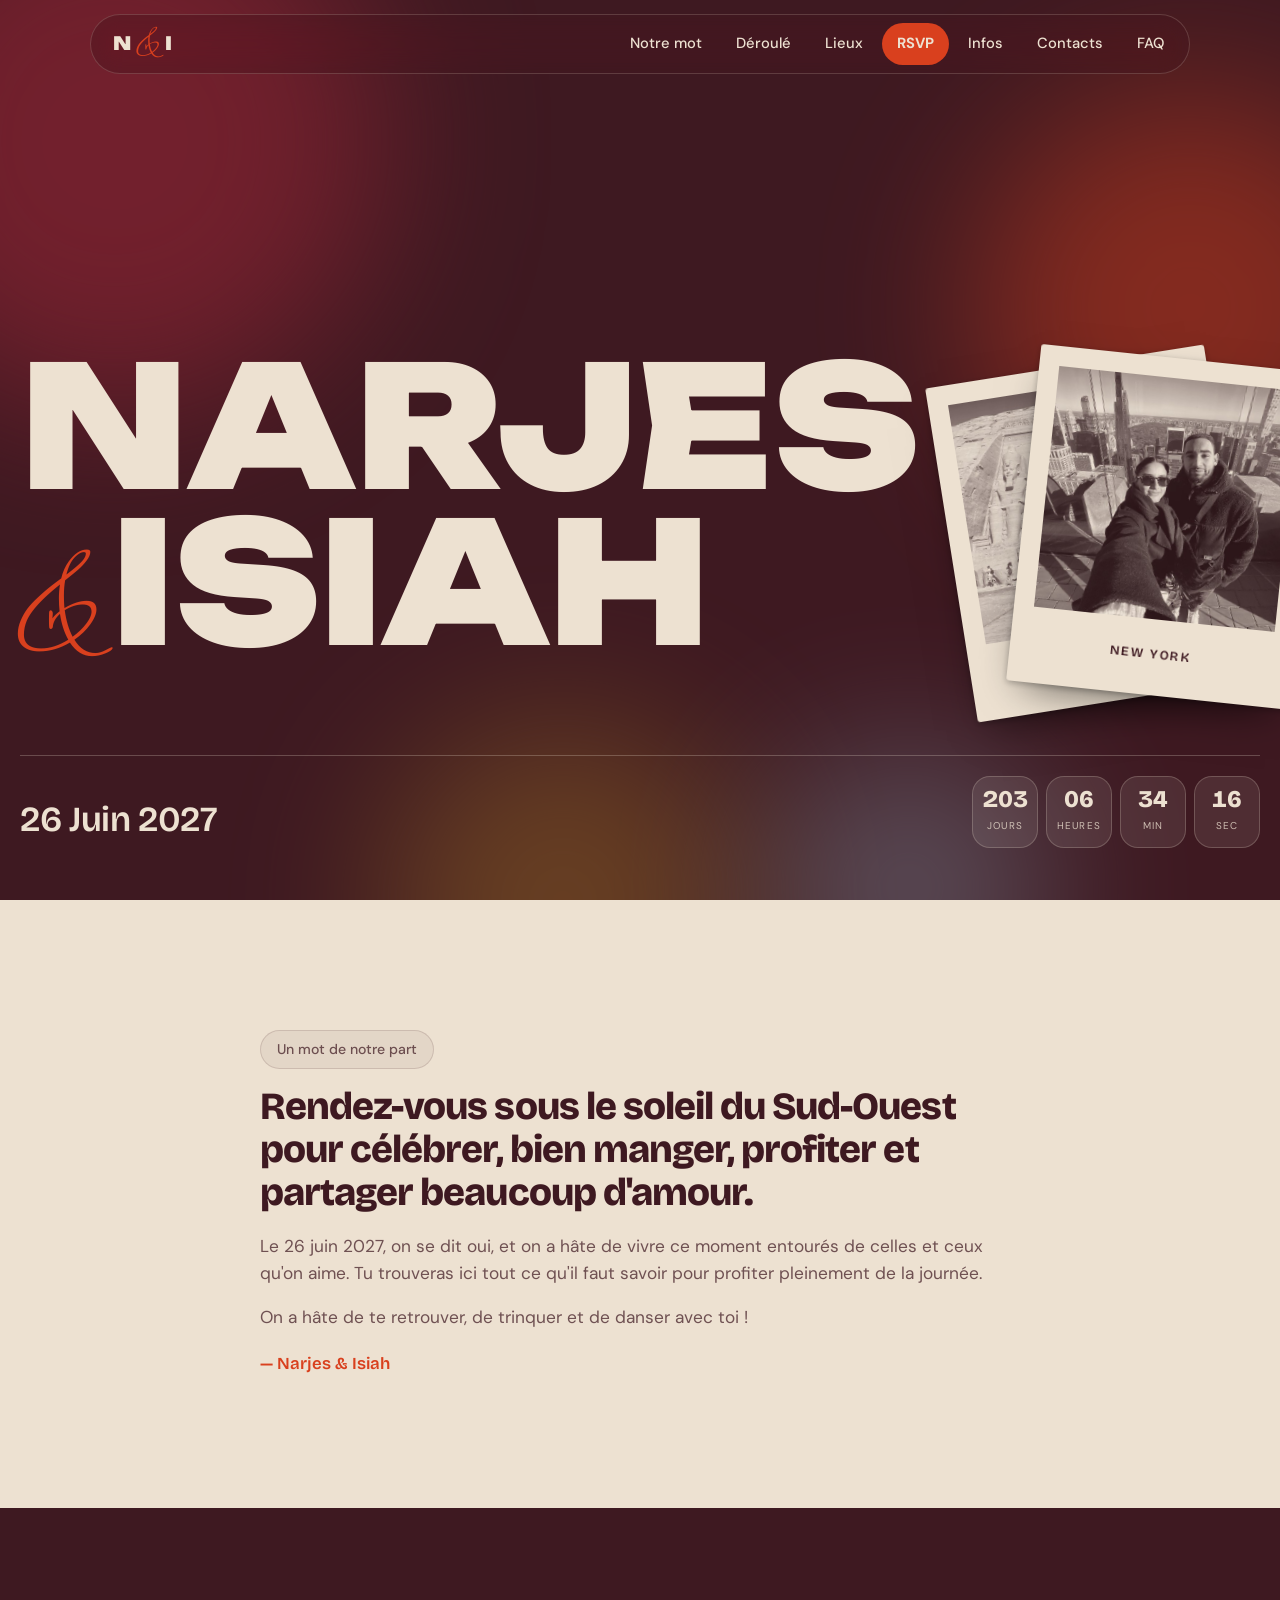
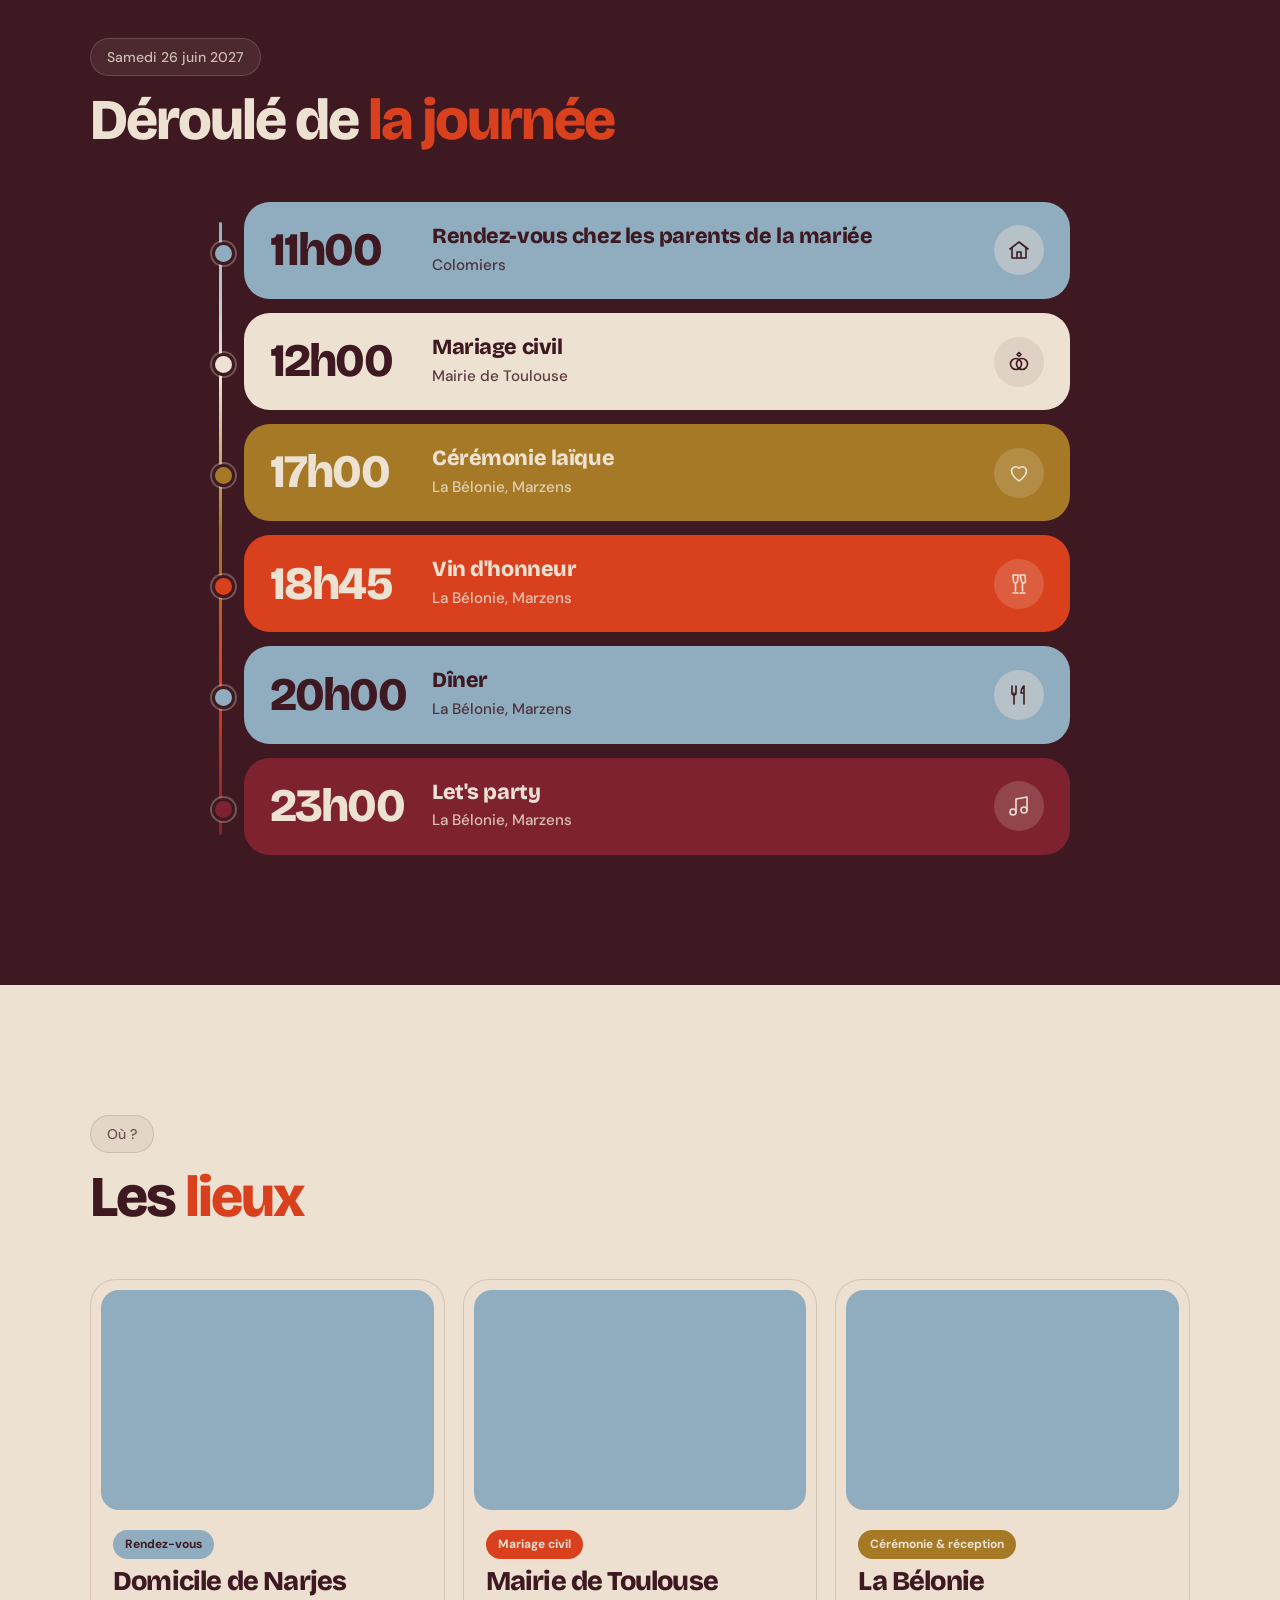
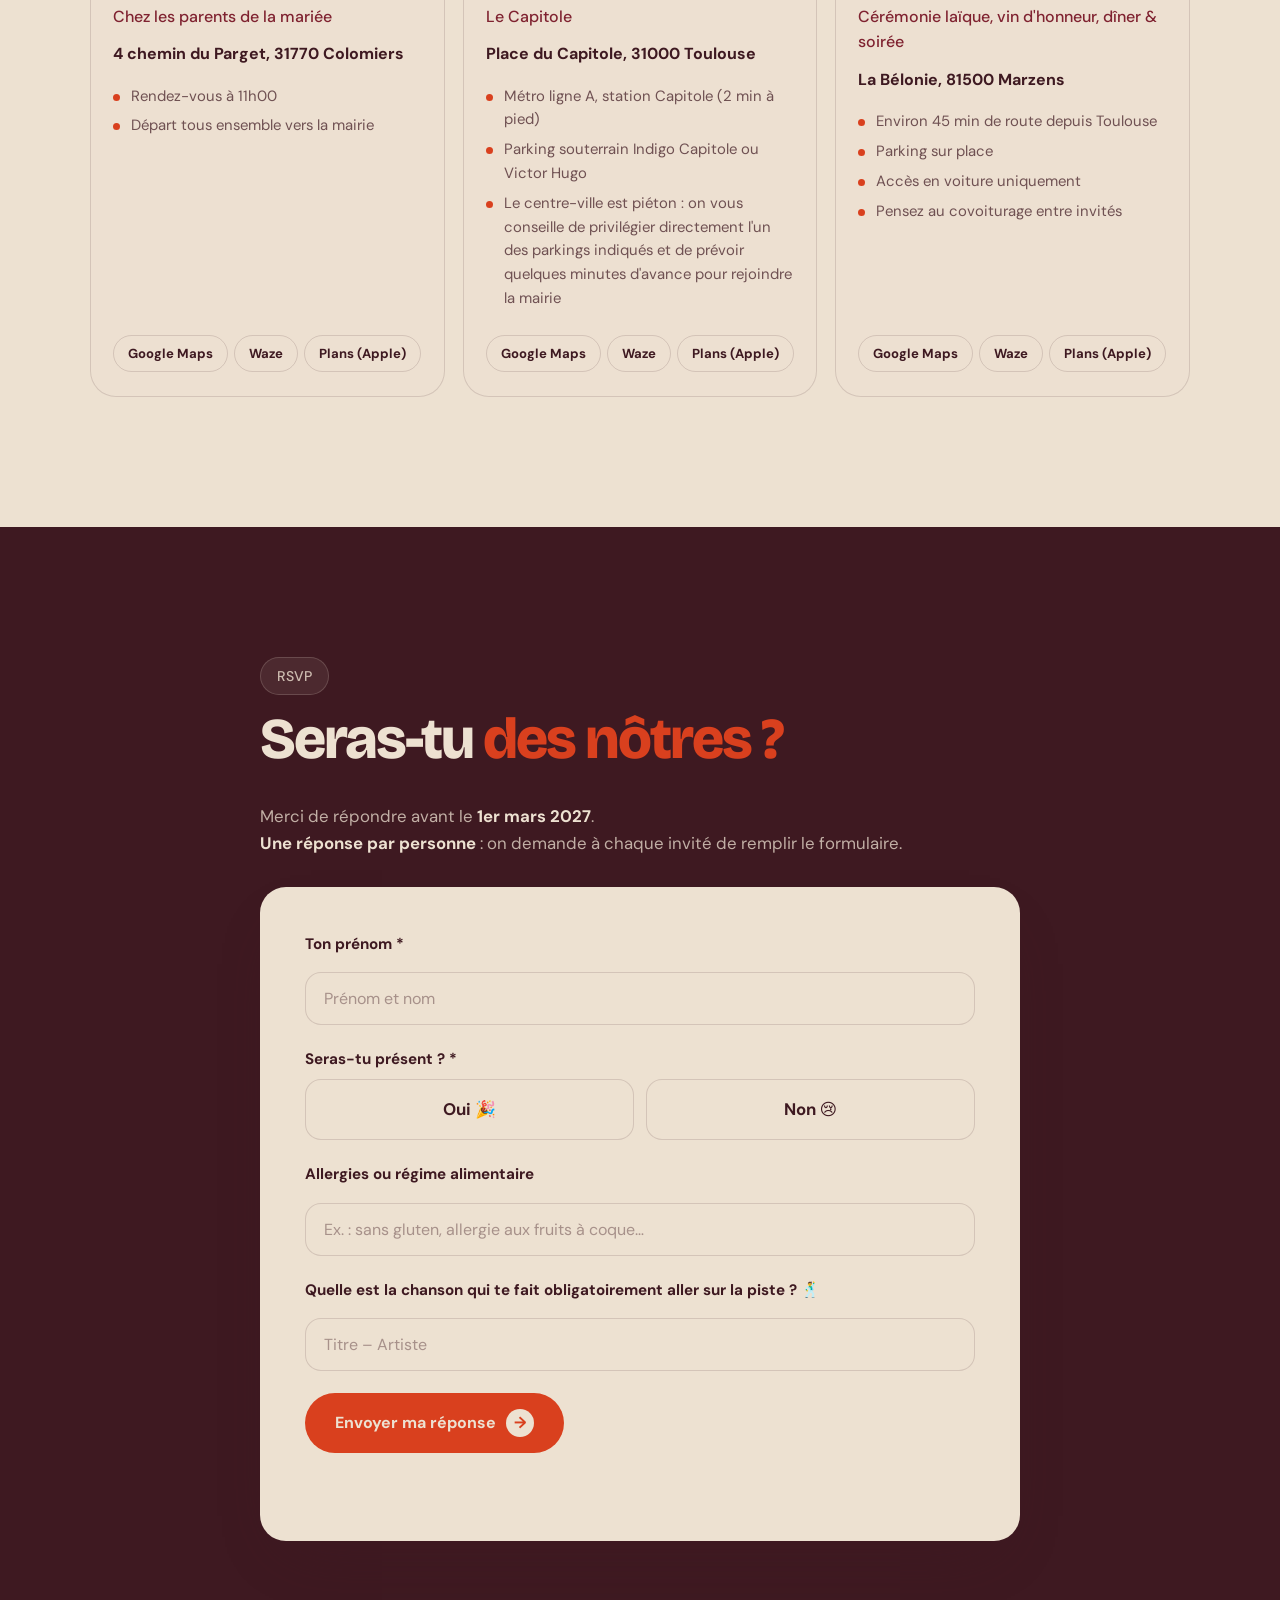
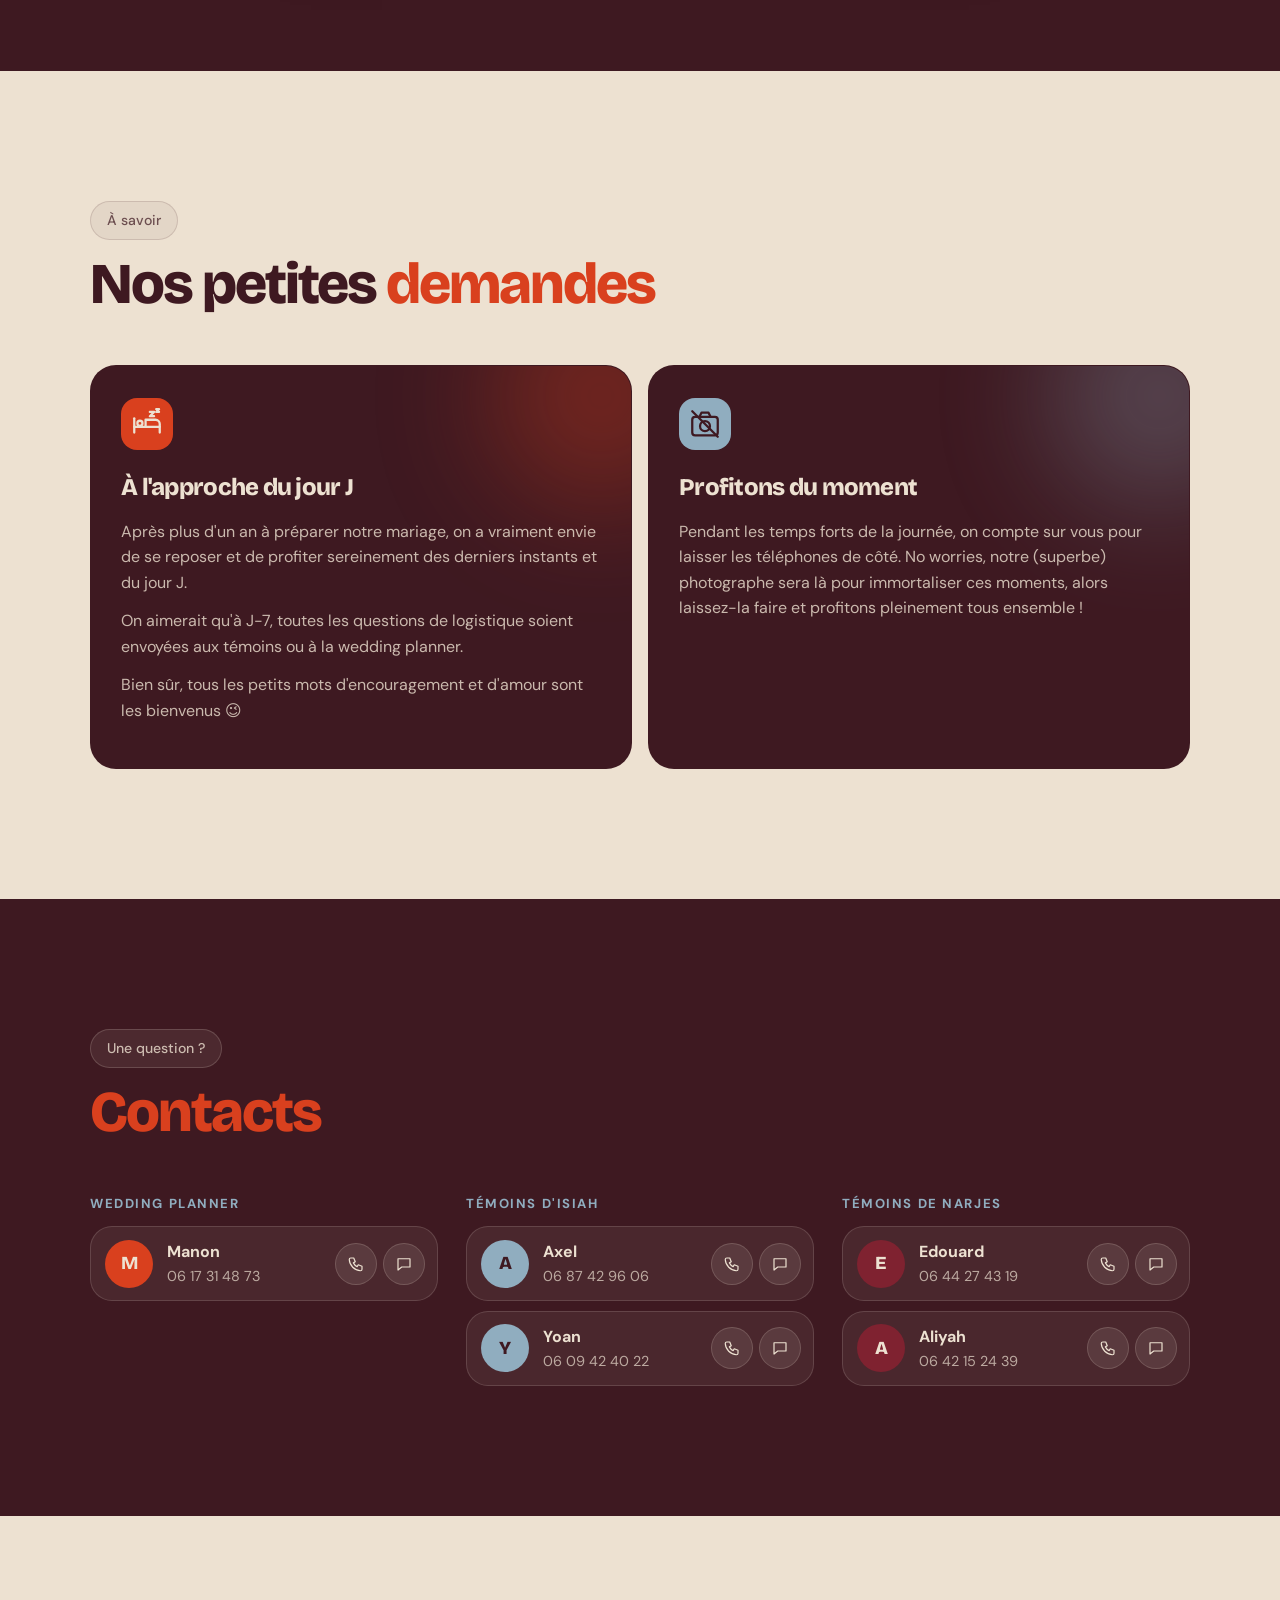
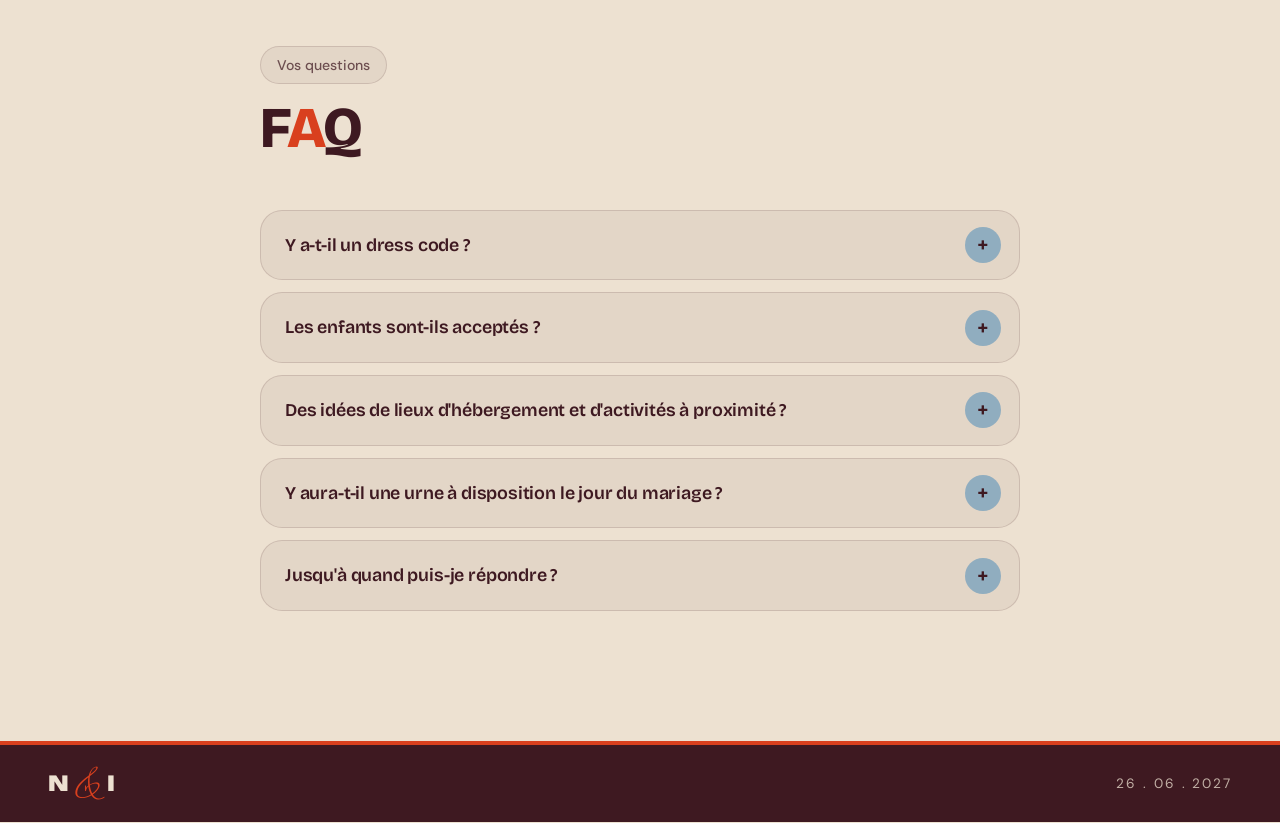
<file: index.html>
<!doctype html>
<html lang="fr">
<head>
  <meta charset="utf-8">
  <meta name="viewport" content="width=device-width, initial-scale=1, viewport-fit=cover">
  <title>Narjes & Isiah · 26.06.2027</title>
  <meta name="description" content="Toutes les infos pour célébrer le mariage de Narjes et Isiah.">
  <meta property="og:title" content="Narjes & Isiah · 26.06.2027">
  <meta property="og:description" content="Déroulé de la journée, lieux, RSVP et informations.">
  <meta property="og:image" content="accueil.jpg">
  <meta name="theme-color" content="#3E1921">
  <link rel="icon" href="data:image/svg+xml,<svg xmlns='http://www.w3.org/2000/svg' viewBox='0 0 100 100'><rect width='100' height='100' rx='22' fill='%233E1921'/><text x='50' y='66' font-size='44' text-anchor='middle' fill='%23EDE1D1' font-family='Arial Black'>N&amp;I</text></svg>">
  <link rel="preconnect" href="https://fonts.googleapis.com">
  <link rel="preconnect" href="https://fonts.gstatic.com" crossorigin>
  <link href="https://fonts.googleapis.com/css2?family=Unbounded:wght@700;900&family=Bricolage+Grotesque:opsz,wght@12..96,400;12..96,600;12..96,800&family=DM+Sans:ital,opsz,wght@0,9..40,400;0,9..40,500;0,9..40,700;1,9..40,400&family=Mrs+Saint+Delafield&display=swap" rel="stylesheet">
  <link rel="stylesheet" href="style.css?v=20">
</head>
<body>

<nav class="nav" id="nav">
  <a href="#accueil" class="nav-logo" aria-label="Accueil">N <span>&amp;</span> I</a>
  <ul class="nav-links" id="nav-links">
    <li><a href="#mot">Notre mot</a></li>
    <li><a href="#programme">Déroulé</a></li>
    <li><a href="#lieux">Lieux</a></li>
    <li><a href="#rsvp" class="nav-rsvp">RSVP</a></li>
    <li><a href="#infos">Infos</a></li>
    <li><a href="#contacts">Contacts</a></li>
    <li><a href="#faq">FAQ</a></li>
  </ul>
  <button class="nav-toggle" aria-label="Menu" aria-expanded="false" id="nav-toggle"><span></span><span></span></button>
</nav>

<!-- ACCUEIL -->
<header class="hero" id="accueil">
  <div class="blob b1"></div><div class="blob b2"></div><div class="blob b3"></div><div class="blob b4"></div>
  <div class="hero-contenu" id="hero-contenu">
    <div class="hero-haut">
    <h1 class="hero-titre" id="hero-titre">
      <span class="ligne" id="nom-a"></span>
      <span class="ligne"><span class="et">&amp;</span><span id="nom-b"></span></span>
    </h1>
    <div class="polaroids" id="polaroids" aria-label="Nos photos"></div>
    </div>
    <div class="hero-bas">
      <p class="hero-date" id="hero-date"></p>
      <div class="compteur" id="compteur" aria-label="Compte à rebours">
        <div><b id="cd-j">–</b><span>jours</span></div>
        <div><b id="cd-h">–</b><span>heures</span></div>
        <div><b id="cd-m">–</b><span>min</span></div>
        <div><b id="cd-s">–</b><span>sec</span></div>
      </div>
    </div>
  </div>
</header>

<main>
  <!-- UN MOT -->
  <section class="section" id="mot">
    <div class="conteneur etroit mot apparait">
      <p class="etiquette">Un mot de notre part</p>
      <p class="mot-accroche" id="mot-accroche"></p>
      <div id="mot-texte"></div>
      <p class="mot-signature">— <span id="mot-signature"></span></p>
    </div>
  </section>

  <!-- DÉROULÉ -->
  <section class="section s-sombre" id="programme">
    <div class="conteneur">
      <p class="etiquette"><span id="programme-date"></span></p>
      <h2 class="titre">Déroulé de <em>la journée</em></h2>
      <ol class="timeline" id="timeline"></ol>
    </div>
  </section>

  <!-- LIEUX -->
  <section class="section" id="lieux">
    <div class="conteneur">
      <p class="etiquette">Où ?</p>
      <h2 class="titre">Les <em>lieux</em></h2>
      <div class="lieux" id="lieux-liste"></div>
    </div>
  </section>

  <!-- RSVP -->
  <section class="section s-sombre" id="rsvp">
    <div class="conteneur etroit">
      <p class="etiquette">RSVP</p>
      <h2 class="titre">Seras-tu <em>des nôtres&nbsp;?</em></h2>
      <p class="intro">Merci de répondre avant le <strong id="date-limite"></strong>.<br>
        <strong>Une réponse par personne</strong> : on demande à chaque invité de remplir le formulaire.</p>

      <form class="carte formulaire" id="form-rsvp" novalidate>
        <label class="champ">
          <span>Ton prénom *</span>
          <input type="text" name="nom" required autocomplete="name" placeholder="Prénom et nom">
        </label>

        <fieldset class="champ">
          <legend>Seras-tu présent ? *</legend>
          <div class="choix">
            <label class="pastille"><input type="radio" name="presence" value="oui" required><span>Oui 🎉</span></label>
            <label class="pastille"><input type="radio" name="presence" value="non"><span>Non 😢</span></label>
          </div>
        </fieldset>

        <div id="si-present">
          <label class="champ">
            <span>Allergies ou régime alimentaire</span>
            <input type="text" name="allergies" placeholder="Ex. : sans gluten, allergie aux fruits à coque…">
          </label>
          <label class="champ">
            <span>Quelle est la chanson qui te fait obligatoirement aller sur la piste ? 🕺</span>
            <input type="text" name="chanson" placeholder="Titre – Artiste">
          </label>
        </div>

        <input type="text" name="site" class="piege" tabindex="-1" autocomplete="off">

        <button type="submit" class="btn" id="btn-envoyer">Envoyer ma réponse <span class="fleche">→</span></button>
        <p class="form-statut" id="form-statut" role="status"></p>
      </form>

      <div class="carte merci" id="merci" hidden>
        <p class="merci-coeur">💜</p>
        <h3 id="merci-titre">Merci !</h3>
        <p id="merci-texte"></p>
        <button class="btn btn-lien" id="btn-autre">Répondre pour une autre personne</button>
      </div>
    </div>
  </section>

  <!-- NOS PETITES DEMANDES -->
  <section class="section" id="infos">
    <div class="conteneur">
      <p class="etiquette">À savoir</p>
      <h2 class="titre">Nos petites <em>demandes</em></h2>
      <div class="infos" id="infos-liste"></div>
    </div>
  </section>

  <!-- CONTACTS -->
  <section class="section s-sombre" id="contacts">
    <div class="conteneur">
      <p class="etiquette">Une question ?</p>
      <h2 class="titre"><em>Contacts</em></h2>
      <div id="contacts-liste"></div>
    </div>
  </section>

  <!-- FAQ -->
  <section class="section" id="faq">
    <div class="conteneur etroit">
      <p class="etiquette">Vos questions</p>
      <h2 class="titre">F<em>A</em>Q</h2>
      <div class="faq" id="faq-liste"></div>
    </div>
  </section>
</main>

<footer class="pied">
  <p class="pied-logo">N <span>&amp;</span> I</p>
  <p class="pied-date" id="pied-date"></p>
</footer>

<script src="config.js?v=20"></script>
<script src="firebase-config.js?v=20"></script>
<script type="module" src="app.js?v=20"></script>
</body>
</html>
</file>
<file: style.css>
/* =========================================================
   Palette (uniquement) :
   Blue Heaven #90ADBF · Vintage Wine #3E1921 · Golden Green #A67926
   Orangeade #D9401E · Raspberry #7F2230 · Cream #EDE1D1
   ========================================================= */
:root {
  --bleu:      #90ADBF;
  --vin:       #3E1921;
  --or:        #A67926;
  --orange:    #D9401E;
  --framboise: #7F2230;
  --creme:     #EDE1D1;

  --texte:  #3E1921;
  --doux:   rgba(62, 25, 33, .72);
  --trait:  rgba(62, 25, 33, .14);
  --voile:  rgba(62, 25, 33, .05);
  --carte:  rgba(237, 225, 209, .55);
  --ombre:  0 26px 60px -30px rgba(62, 25, 33, .45);
  --grad:   linear-gradient(100deg, var(--orange), var(--or) 50%, var(--bleu));

  --impact:  "Unbounded", "Arial Black", system-ui, sans-serif;
  --display: "Bricolage Grotesque", "Arial Black", system-ui, sans-serif;
  --sans:    "DM Sans", system-ui, sans-serif;
  --script:  "Mrs Saint Delafield", "Brush Script MT", cursive;
  --r: 26px;
  --ease-out: cubic-bezier(0.23, 1, 0.32, 1);
  --ease-in-out: cubic-bezier(0.77, 0, 0.175, 1);
}

* { box-sizing: border-box; }
html { scroll-behavior: smooth; scroll-padding-top: 90px; overflow-x: clip; }
body { margin: 0; font-family: var(--sans); color: var(--texte); background: var(--creme); line-height: 1.6; -webkit-font-smoothing: antialiased; overflow-x: clip; }
img { max-width: 100%; display: block; }
a { color: inherit; }
h1, h2, h3, h4 { margin: 0; }
::selection { background: var(--orange); color: var(--creme); }

/* ---------- NAV (pilule flottante) ---------- */
.nav {
  position: fixed; top: 14px; left: 50%; transform: translateX(-50%); z-index: 50;
  width: min(1100px, calc(100% - 28px));
  display: flex; align-items: center; justify-content: space-between; gap: 16px;
  padding: 8px 10px 8px 22px; border-radius: 999px;
  background: rgba(62, 25, 33, .45); backdrop-filter: blur(16px) saturate(1.3); -webkit-backdrop-filter: blur(16px) saturate(1.3);
  border: 1px solid rgba(237,225,209,.18); transition: background .3s;
}
.nav.solide { background: rgba(62, 25, 33, .92); }
.nav-logo { font-family: var(--impact); font-weight: 900; font-size: 1.15rem; letter-spacing: -.01em; color: var(--creme); text-decoration: none; white-space: nowrap; }
.nav-logo span { font-family: var(--script); font-weight: 400; font-size: 2.1em; line-height: 0; vertical-align: -.14em; color: var(--orange); padding: 0 .06em; }
.nav-links { display: flex; gap: 4px; list-style: none; margin: 0; padding: 0; }
.nav-links a { display: block; color: var(--creme); text-decoration: none; font-weight: 500; font-size: .92rem; padding: 9px 15px; border-radius: 999px; transition: background .2s; }

.nav-links a.nav-rsvp { background: var(--orange); color: var(--creme); font-weight: 700; }

.nav-toggle { display: none; width: 44px; height: 44px; border-radius: 50%; border: 0; background: rgba(237,225,209,.12); cursor: pointer; padding: 0; }
.nav-toggle span { display: block; width: 18px; height: 2px; background: var(--creme); margin: 5px auto; transition: transform 200ms var(--ease-out); }
.nav-toggle[aria-expanded=true] span:first-child { transform: translateY(3.5px) rotate(45deg); }
.nav-toggle[aria-expanded=true] span:last-child { transform: translateY(-3.5px) rotate(-45deg); }

@media (max-width: 900px) {
  .nav-toggle { display: block; }
  .nav-links {
    position: absolute; top: calc(100% + 10px); left: 0; right: 0; flex-direction: column; gap: 4px;
    background: rgba(62,25,33,.97); backdrop-filter: blur(16px); border-radius: 24px; padding: 0 10px;
    max-height: 0; overflow: hidden; transition: max-height 250ms var(--ease-out), padding 250ms var(--ease-out);
  }
  .nav-links.ouvert { max-height: 460px; padding: 10px; }
  .nav-links a { padding: 14px 18px; font-size: 1rem; }
}

/* ---------- ACCUEIL ---------- */
.hero { position: relative; min-height: 100svh; display: flex; align-items: flex-end; overflow: hidden; color: var(--creme); background: var(--vin); }
.blob { position: absolute; border-radius: 50%; filter: blur(80px); opacity: .55; animation: flotte 14s ease-in-out infinite alternate; }
.b1 { width: 42vw; height: 42vw; background: var(--framboise); left: -12vw; top: -10vw; opacity: .8; }
.b2 { width: 34vw; height: 34vw; background: var(--orange); right: -10vw; top: 10vh; animation-delay: -5s; opacity: .45; }
.b3 { width: 28vw; height: 28vw; background: var(--or); left: 30vw; bottom: -14vw; animation-delay: -9s; opacity: .4; }
.b4 { width: 22vw; height: 22vw; background: var(--bleu); right: 18vw; bottom: -10vw; animation-delay: -3s; opacity: .35; }
@keyframes flotte { to { transform: translate(6vw, -4vw) scale(1.15); } }

.hero-contenu { position: relative; z-index: 2; width: min(1240px, 100% - 40px); margin: 0 auto; padding: 120px 0 52px; }
/* Carrousel polaroid */
.hero-haut { display: flex; align-items: center; justify-content: space-between; gap: 60px; padding-bottom: 28px; }
.polaroids { flex: 0 0 auto; position: relative; width: clamp(200px, 22vw, 320px); aspect-ratio: 1 / 1.2; margin: 0 4% 0 0; animation: monte .7s .2s var(--ease-out) both; }
.polaroid {
  position: absolute; inset: 0; margin: 0; padding: 7% 7% 0; background: var(--creme); border-radius: 3px;
  display: flex; flex-direction: column; box-shadow: 0 18px 40px -16px rgba(0,0,0,.6), 0 2px 6px rgba(0,0,0,.25);
  transition: transform .7s var(--ease-in-out), opacity .7s var(--ease-in-out), filter .7s var(--ease-in-out); will-change: transform, opacity;
}
.polaroid img { width: 100%; aspect-ratio: 1; object-fit: cover; background: var(--vin); }
.polaroid figcaption { flex: 1; display: grid; place-items: center; font-family: var(--display); font-weight: 600; color: var(--vin); font-size: clamp(.78rem, 1vw, 1rem); letter-spacing: .14em; text-transform: uppercase; line-height: 1; padding-bottom: 2%; }
.polaroid[data-pos="0"] { transform: rotate(-3deg); z-index: 4; }
.polaroid[data-pos="1"] { transform: translate(16%, 2%) rotate(6deg); z-index: 3; }
.polaroid[data-pos="2"] { transform: translate(-10%, 4%) rotate(-9deg); z-index: 2; }
.polaroid[data-pos="3"] { transform: translate(4%, 4%) rotate(2deg) scale(.94); z-index: 1; opacity: 0; }
.polaroid.sortie { transform: translate(150%, -8%) rotate(16deg) !important; opacity: 0; filter: blur(2px); z-index: 5; }
.hero-titre { display: inline-block; font-family: var(--impact); font-weight: 900; text-transform: uppercase; font-size: 9vw; line-height: .92; letter-spacing: -.01em; }
.hero-titre .ligne { display: block; white-space: nowrap; animation: monte .7s var(--ease-out) both; }
.hero-titre .ligne + .ligne { animation-delay: .08s; }
@keyframes monte { from { opacity: 0; transform: translateY(16px); filter: blur(4px); } }
.hero-titre .et { font-family: var(--script); font-weight: 400; text-transform: none; color: var(--orange); font-size: .8em; letter-spacing: 0; margin-right: .12em; vertical-align: -.02em; }

.hero-bas { display: flex; align-items: flex-end; justify-content: space-between; gap: 20px; flex-wrap: wrap; margin-top: clamp(20px, 4vh, 40px); padding-top: 20px; border-top: 1px solid rgba(237,225,209,.25); animation: monte .7s .16s var(--ease-out) both; }
.hero-date { margin: 0; font-family: var(--display); font-weight: 600; font-size: clamp(1.4rem, 3vw, 2.2rem); letter-spacing: -.01em; }
.compteur { display: flex; gap: 8px; }
.compteur div { min-width: 66px; padding: 10px 8px; border-radius: 18px; text-align: center; background: rgba(237,225,209,.1); border: 1px solid rgba(237,225,209,.22); backdrop-filter: blur(12px); }
.compteur b { display: block; font-family: var(--display); font-size: 1.5rem; font-weight: 800; line-height: 1; font-variant-numeric: tabular-nums; }
.compteur span { font-size: .62rem; text-transform: uppercase; letter-spacing: .12em; opacity: .8; }

@media (max-width: 700px) {
  .hero-contenu { padding-bottom: 36px; }
  .hero-haut { flex-direction: column-reverse; align-items: flex-start; gap: 26px; padding-bottom: 0; }
  .polaroids { width: 160px; align-self: center; margin: 0 auto; }
  .hero-date { font-size: 1.35rem; }
  .compteur { gap: 6px; }
  .compteur div { min-width: 52px; padding: 6px 6px; border-radius: 14px; }
  .compteur b { font-size: 1.05rem; }
  .compteur span { font-size: .5rem; letter-spacing: .08em; }
}

/* ---------- SECTIONS ---------- */
.section { padding: clamp(80px, 11vw, 130px) 20px; position: relative; }
.s-sombre { background: var(--vin); color: var(--creme); }
.s-lavande { background: var(--bleu); }
.s-degrade { background: radial-gradient(55% 45% at 8% 8%, rgba(217,64,30,.18), transparent 70%), radial-gradient(50% 50% at 92% 30%, rgba(144,173,191,.45), transparent 70%), radial-gradient(60% 60% at 50% 100%, rgba(166,121,38,.2), transparent 70%), var(--creme); }
.conteneur { max-width: 1100px; margin: 0 auto; }
.conteneur.etroit { max-width: 760px; }
.etiquette { display: inline-flex; align-items: center; margin: 0 0 16px; padding: 7px 16px; border-radius: 999px; background: var(--voile); border: 1px solid var(--trait); font-weight: 500; font-size: .88rem; color: var(--doux); }
.s-sombre .etiquette { background: rgba(237,225,209,.08); border-color: rgba(237,225,209,.18); color: rgba(237,225,209,.8); }
.s-lavande .etiquette { background: rgba(237,225,209,.35); border-color: rgba(62,25,33,.15); color: var(--vin); }
.titre { font-family: var(--display); font-weight: 800; font-size: clamp(2.1rem, 5vw, 3.6rem); line-height: 1; letter-spacing: -.035em; margin-bottom: clamp(30px, 4.5vw, 52px); }
.titre em { font-style: normal; color: var(--orange); }
.s-sombre .titre em { color: var(--orange); }
.s-lavande .titre em { color: var(--framboise); }
.intro { margin: -18px 0 30px; color: var(--doux); font-size: 1.05rem; }
.carte { background: var(--carte); color: var(--texte); border-radius: var(--r); border: 1px solid var(--trait); }

/* ---------- BOUTONS ---------- */
.btn {
  display: inline-flex; align-items: center; justify-content: center; gap: 10px; cursor: pointer; border: 0; text-decoration: none;
  font: 700 1rem var(--sans); padding: 16px 30px; border-radius: 999px; color: var(--creme); background: var(--vin);
  transition: transform 160ms var(--ease-out), background-color 150ms ease;
}
.btn:active { transform: scale(.97); }
.btn .fleche { display: inline-grid; place-items: center; width: 28px; height: 28px; border-radius: 50%; background: var(--orange); color: var(--creme); transition: transform 200ms var(--ease-out); }
.btn:disabled { opacity: .6; cursor: wait; transform: none; }
.btn-lien { background: none; color: var(--orange); padding: 10px; text-decoration: underline; font-weight: 700; }

.btn-secondaire { background: transparent; color: var(--vin); padding: 9px 14px; font-size: .82rem; border: 1px solid var(--trait); }


/* ---------- UN MOT ---------- */
.mot { text-align: left; }
.mot-accroche { font-family: var(--display); font-weight: 800; font-size: clamp(1.5rem, 3.2vw, 2.4rem); line-height: 1.12; letter-spacing: -.025em; margin: 0 0 1.2rem; }
.mot #mot-texte p { font-size: 1.08rem; color: var(--doux); margin: 0 0 1rem; }
.mot-signature { font-family: var(--display); font-weight: 600; font-size: 1.05rem; color: var(--orange); margin: 1.2rem 0 0; }

/* ---------- DÉROULÉ (vertical) ---------- */
.timeline { list-style: none; margin: 0 auto; padding: 0 0 0 34px; max-width: 860px; display: grid; gap: 14px; position: relative; }
.timeline::before { content: ""; position: absolute; left: 9px; top: 20px; bottom: 20px; width: 3px; border-radius: 3px; background: linear-gradient(var(--bleu), var(--creme), var(--or), var(--orange), var(--framboise)); }
.etape { position: relative; display: grid; grid-template-columns: 140px 1fr auto; align-items: center; gap: 22px; border-radius: var(--r); padding: 22px 26px; color: var(--vin); }
.etape::before { content: ""; position: absolute; left: -32px; top: 50%; width: 17px; height: 17px; margin-top: -8.5px; border-radius: 50%; background: inherit; border: 3px solid var(--vin); box-shadow: 0 0 0 2px rgba(237,225,209,.3); }
.t0 { background: var(--bleu); }
.t1 { background: var(--creme); }
.t2 { background: var(--or); color: var(--creme); }
.t3 { background: var(--orange); color: var(--creme); }
.t4 { background: var(--framboise); color: var(--creme); }
.etape-heure { font-family: var(--display); font-weight: 800; font-size: clamp(2rem, 4vw, 2.9rem); line-height: 1; letter-spacing: -.04em; }
.etape-corps { min-width: 0; }
.etape-titre { font-family: var(--display); font-weight: 800; font-size: 1.35rem; letter-spacing: -.02em; line-height: 1.15; margin: 0 0 4px; }
.etape-desc { margin: 0 0 6px; font-size: .98rem; opacity: .88; }
.etape-lieu { margin: 0; opacity: .82; font-size: .95rem; font-weight: 500; }
.etape-icone { width: 50px; height: 50px; border-radius: 50%; display: grid; place-items: center; background: rgba(237,225,209,.4); }
.t1 .etape-icone { background: rgba(62,25,33,.08); }
.t2 .etape-icone, .t3 .etape-icone, .t4 .etape-icone { background: rgba(237,225,209,.18); }
.etape-icone svg { width: 24px; height: 24px; }

/* ---------- LIEUX (3 alignés) ---------- */
.lieux { display: grid; grid-template-columns: repeat(3, 1fr); gap: 18px; }
.lieu { overflow: hidden; display: flex; flex-direction: column; }
.lieu iframe { width: calc(100% - 20px); margin: 10px 10px 0; height: 220px; border: 0; border-radius: 18px; display: block; background: var(--bleu); }
.lieu-corps { padding: 20px 22px 24px; display: flex; flex-direction: column; gap: 8px; flex: 1; }
.lieu-badge { align-self: flex-start; font-size: .75rem; font-weight: 700; padding: 5px 12px; border-radius: 999px; background: var(--bleu); color: var(--vin); }
.lieu:nth-child(2) .lieu-badge { background: var(--orange); color: var(--creme); }
.lieu:nth-child(3) .lieu-badge { background: var(--or); color: var(--creme); }
.lieu h3 { font-family: var(--display); font-weight: 800; font-size: 1.7rem; letter-spacing: -.03em; line-height: 1.05; }
.lieu-sous { color: var(--framboise); margin: 0; font-weight: 500; }
.lieu-adresse { font-weight: 700; margin: 4px 0 0; }
.lieu ul { margin: 4px 0 10px; padding: 0; list-style: none; color: var(--doux); font-size: .93rem; }
.lieu li { padding-left: 18px; position: relative; margin: 6px 0; }
.lieu li::before { content: ""; position: absolute; left: 0; top: .6em; width: 7px; height: 7px; border-radius: 50%; background: var(--orange); }
.lieu-actions { display: flex; gap: 6px; flex-wrap: wrap; margin-top: auto; }
@media (max-width: 980px) { .lieux { grid-template-columns: 1fr; max-width: 560px; margin: 0 auto; } }

/* ---------- FORMULAIRE ---------- */
.formulaire { padding: clamp(24px, 5vw, 44px); display: grid; gap: 22px; box-shadow: var(--ombre); }
.champ { display: grid; gap: 8px; border: 0; padding: 0; margin: 0; }
.champ > span, .champ legend { font-weight: 700; font-size: .95rem; color: var(--texte); padding: 0; margin-bottom: 8px; }
input[type=text], input[type=email], input[type=password], textarea {
  width: 100%; font: 400 1rem var(--sans); color: var(--texte);
  padding: 15px 18px; border-radius: 16px; border: 1.5px solid var(--trait); background: var(--creme); transition: border-color .2s, box-shadow .2s;
}
input::placeholder { color: rgba(62,25,33,.4); }
input:focus, textarea:focus { outline: none; border-color: var(--orange); box-shadow: 0 0 0 5px rgba(217,64,30,.15); }
.choix { display: grid; grid-template-columns: 1fr 1fr; gap: 12px; }
.pastille { cursor: pointer; }
.pastille input { position: absolute; opacity: 0; pointer-events: none; }
.pastille span { display: block; text-align: center; padding: 16px 10px; border-radius: 16px; border: 1.5px solid var(--trait); background: var(--creme); font-weight: 700; font-size: 1.05rem; transition: transform 160ms var(--ease-out), background-color 150ms ease, border-color 150ms ease; }

.pastille input:checked + span { background: var(--orange); border-color: var(--orange); color: var(--creme); }
.pastille input[value=non]:checked + span { background: var(--bleu); border-color: var(--bleu); color: var(--vin); }
.pastille input:focus-visible + span { box-shadow: 0 0 0 5px rgba(217,64,30,.2); }
#si-present { display: grid; gap: 22px; }
#si-present[hidden] { display: none; }
.piege { position: absolute; left: -9999px; }
.formulaire .btn { justify-self: start; }
.form-statut { margin: 0; min-height: 1.4em; font-size: .95rem; }
.form-statut.erreur { color: var(--framboise); font-weight: 700; }
.champ.invalide input, .champ.invalide .pastille span { border-color: var(--framboise); }
.merci { padding: 48px 30px; text-align: center; box-shadow: var(--ombre); }
.merci-coeur { font-size: 3rem; margin: 0; animation: battement 1.2s ease-in-out 2; }
@keyframes battement { 50% { transform: scale(1.15); } }
.merci h3 { font-family: var(--display); font-weight: 800; font-size: 2.2rem; letter-spacing: -.03em; margin: 6px 0 8px; }

/* ---------- NOS PETITES DEMANDES ---------- */
.infos { display: grid; grid-template-columns: repeat(auto-fit, minmax(320px, 1fr)); gap: 16px; }
.info { background: rgba(237,225,209,.06); color: var(--creme); padding: 32px 30px; border: 1px solid rgba(237,225,209,.14); position: relative; overflow: hidden; }
.info::after { content: ""; position: absolute; width: 220px; height: 220px; border-radius: 50%; right: -80px; top: -80px; background: var(--orange); filter: blur(60px); opacity: .35; }
.info:nth-child(2)::after { background: var(--bleu); opacity: .3; }
.info > * { position: relative; z-index: 1; }
.info-icone { width: 52px; height: 52px; border-radius: 16px; display: grid; place-items: center; background: var(--orange); color: var(--creme); margin-bottom: 18px; }
.info:nth-child(2) .info-icone { background: var(--bleu); color: var(--vin); }
.info-icone svg { width: 34px; height: 34px; }
.info h3 { font-family: var(--display); font-weight: 800; font-size: 1.5rem; letter-spacing: -.03em; margin-bottom: 12px; }
.info p { margin: 0 0 .8rem; color: rgba(237,225,209,.8); }

/* ---------- CONTACTS ---------- */
.temoins-groupes { display: grid; grid-template-columns: repeat(auto-fit, minmax(290px, 1fr)); gap: 28px; }
.temoins-groupe h4 { font-weight: 700; font-size: .82rem; text-transform: uppercase; letter-spacing: .12em; color: var(--framboise); margin: 0 0 12px; }
.temoins-grille { display: grid; gap: 10px; }
.temoin { display: flex; align-items: center; gap: 14px; padding: 12px 12px 12px 14px; border-radius: 22px; background: var(--carte); border: 1px solid var(--trait); }
.avatar { flex: 0 0 48px; height: 48px; border-radius: 50%; display: grid; place-items: center; font-family: var(--display); font-weight: 800; font-size: 1.15rem; color: var(--creme); background: var(--orange); }
.temoins-groupe:nth-child(2) .avatar { background: var(--bleu); color: var(--vin); }
.temoins-groupe:nth-child(3) .avatar { background: var(--framboise); }
.temoin-infos { flex: 1; min-width: 0; }
.temoin-nom { font-weight: 700; margin: 0; }
.temoin-tel { margin: 0; color: var(--doux); font-size: .9rem; }
.temoin-actions { display: flex; gap: 6px; }
.rond { width: 42px; height: 42px; border-radius: 50%; display: grid; place-items: center; background: var(--voile); border: 1px solid var(--trait); color: var(--vin); text-decoration: none; transition: transform 160ms var(--ease-out), background-color 150ms ease, color 150ms ease; }

.rond svg { width: 18px; height: 18px; }

/* ---------- FAQ ---------- */
.faq { display: grid; gap: 12px; }
.faq details { background: var(--creme); border-radius: 22px; border: 1px solid rgba(62,25,33,.1); transition: box-shadow .25s; }
.faq details[open] { box-shadow: var(--ombre); }
.faq summary { list-style: none; cursor: pointer; padding: 20px 70px 20px 24px; position: relative; font-family: var(--display); font-weight: 600; font-size: 1.12rem; letter-spacing: -.01em; }
.faq summary::-webkit-details-marker { display: none; }
.faq summary::after { content: "+"; position: absolute; right: 18px; top: 50%; transform: translateY(-50%); width: 36px; height: 36px; border-radius: 50%; display: grid; place-items: center; background: var(--bleu); color: var(--vin); font-size: 1.4rem; transition: transform 250ms var(--ease-out), background-color 150ms ease; }
.faq details[open] summary::after { transform: translateY(-50%) rotate(45deg); background: var(--orange); color: var(--creme); }
.faq details p { margin: 0; padding: 0 24px 22px; color: var(--doux); }
.couleurs { display: inline-flex; gap: 6px; vertical-align: middle; margin-left: 8px; }
.couleurs i { width: 20px; height: 20px; border-radius: 50%; display: inline-block; box-shadow: 0 0 0 2px var(--creme), 0 0 0 3px var(--trait); }
.a-venir { color: var(--framboise); }

/* ---------- BANDEAU DE FIN ---------- */
.pied { background: var(--vin); color: var(--creme); display: flex; align-items: center; justify-content: space-between; gap: 16px; padding: 22px clamp(20px, 4vw, 48px); border-top: 4px solid var(--orange); }
.pied-logo { margin: 0; font-family: var(--impact); font-weight: 900; font-size: 1.3rem; }
.pied-logo span { font-family: var(--script); font-weight: 400; font-size: 2em; line-height: 0; vertical-align: -.14em; color: var(--orange); padding: 0 .06em; }
.pied-date { margin: 0; font-size: .85rem; letter-spacing: .14em; opacity: .75; }

/* ---------- APPARITION ---------- */
@media (prefers-reduced-motion: reduce) {
  *, *::before, *::after { animation: none !important; }
  html { scroll-behavior: auto; }
}

/* ---------- MOBILE ---------- */
@media (max-width: 820px) {
  .timeline { padding-left: 26px; }
  .timeline::before { left: 5px; }
  .etape { grid-template-columns: 1fr auto; gap: 8px 14px; padding: 20px; }
  .etape::before { left: -28px; }
  .etape-heure { grid-column: 1; grid-row: 1; font-size: 2rem; }
  .etape-icone { grid-column: 2; grid-row: 1; width: 42px; height: 42px; }
  .etape-corps { grid-column: 1 / -1; }
  .etape-titre { font-size: 1.2rem; }
  .infos, .temoins-groupes { grid-template-columns: 1fr; }
  .formulaire .btn { justify-self: stretch; }
}

/* ---------- ESPACE MARIÉS (admin) ---------- */
.admin { max-width: 1100px; margin: 0 auto; padding: 40px 20px 80px; }
.admin h1 { font-family: var(--display); font-weight: 800; font-size: 2.8rem; letter-spacing: -.04em; margin: 0 0 4px; text-align: center; }
.admin .carte { padding: 28px; }
.connexion { max-width: 400px; margin: 30px auto; display: grid; gap: 14px; }
.stats { display: grid; grid-template-columns: repeat(auto-fit, minmax(160px, 1fr)); gap: 14px; margin: 24px 0; }
.stat { padding: 22px; text-align: center; border-radius: 24px; color: var(--creme); }
.stat b { display: block; font-family: var(--display); font-size: 2.8rem; font-weight: 800; line-height: 1; }
.stat span { font-size: .8rem; font-weight: 700; }
.stat:nth-child(1) { background: var(--orange); }
.stat:nth-child(2) { background: var(--vin); }
.stat:nth-child(3) { background: var(--framboise); }
.stat:nth-child(4) { background: var(--bleu); color: var(--vin); }
.barre-outils { display: flex; gap: 10px; flex-wrap: wrap; justify-content: space-between; align-items: center; margin-bottom: 14px; }
.tableau-wrap { overflow-x: auto; }
table { width: 100%; border-collapse: collapse; font-size: .92rem; }
th, td { text-align: left; padding: 12px 10px; border-bottom: 1px solid var(--trait); vertical-align: top; }
th { font-weight: 700; color: var(--doux); font-size: .75rem; letter-spacing: .1em; text-transform: uppercase; }
.tag { display: inline-block; padding: 3px 12px; border-radius: 999px; font-size: .8rem; font-weight: 700; }
.tag.oui { background: var(--orange); color: var(--creme); }
.tag.non { background: var(--bleu); color: var(--vin); }
.suppr { background: none; border: 0; cursor: pointer; color: var(--doux); font-size: 1.1rem; }


/* ---------- Alternance des fonds : vin / crème ---------- */
/* RSVP sur fond vin */
#rsvp .intro { color: rgba(237,225,209,.75); }
#rsvp .intro strong { color: var(--creme); }
#rsvp .carte { background: var(--creme); border-color: transparent; }
#rsvp .btn { background: var(--orange); }
#rsvp .btn .fleche { background: var(--creme); color: var(--orange); }
#rsvp .merci { color: var(--vin); }
/* Nos petites demandes sur fond crème : cartes bordeaux */
#infos .info { background: var(--vin); border-color: transparent; }
/* Contacts sur fond vin */
#contacts .temoins-groupe h4 { color: var(--bleu); }
#contacts .temoin { background: rgba(237,225,209,.07); border-color: rgba(237,225,209,.16); color: var(--creme); }
#contacts .temoin-tel { color: rgba(237,225,209,.7); }
#contacts .rond { background: rgba(237,225,209,.1); border-color: rgba(237,225,209,.18); color: var(--creme); }

/* FAQ sur fond crème */
#faq .faq details { background: var(--voile); border-color: var(--trait); }
#faq .faq details[open] { background: var(--creme); }

/* ---------- Finitions (toucher, mobile, mouvements) ---------- */
html { -webkit-text-size-adjust: 100%; }
a, button, summary, label, input { -webkit-tap-highlight-color: transparent; }
a, button, summary, .pastille { touch-action: manipulation; }
.btn, .nav-links a, .rond, .pastille span, .faq summary, .nav-toggle { -webkit-user-select: none; user-select: none; }
input[type=text], input[type=email], input[type=password] { font-size: 16px; } /* évite le zoom automatique sur iPhone */
.rond:active, .nav-links a:active, .pastille:active span { transform: scale(.96); }
.faq summary { transition: color 150ms ease; }
.faq summary:active::after { transform: translateY(-50%) scale(.92); }
.temoin-nom, .lieu h3, .etape-titre { overflow-wrap: anywhere; }
.nav { padding-left: max(22px, env(safe-area-inset-left)); padding-right: max(10px, env(safe-area-inset-right)); }
.pied { padding-bottom: max(22px, env(safe-area-inset-bottom)); }

@media (hover: hover) and (pointer: fine) {
  .nav-links a:hover { background: rgba(237,225,209,.12); }
  .nav-links a.nav-rsvp:hover { background: var(--framboise); }
  .btn:hover { background-color: var(--orange); }
  #rsvp .btn:hover { background-color: var(--framboise); }
  .btn:hover .fleche { transform: translateX(3px); }
  .btn-secondaire:hover { background: var(--vin); color: var(--creme); }
  .pastille:hover span { border-color: var(--orange); }
  .rond:hover { background: var(--vin); color: var(--creme); }
  #contacts .rond:hover { background: var(--orange); color: var(--creme); }
  .faq summary:hover { color: var(--orange); }
  .suppr:hover { color: var(--orange); }
}

/* FAQ : ouverture douce (navigateurs récents ; les autres s'ouvrent instantanément) */
:root { interpolate-size: allow-keywords; }
.faq details::details-content { block-size: 0; overflow: clip; transition: block-size 250ms var(--ease-out), content-visibility 250ms allow-discrete; }
.faq details[open]::details-content { block-size: auto; }

@media (prefers-reduced-motion: reduce) {
  *, *::before, *::after { transition-duration: 0ms !important; }
}
</file>
